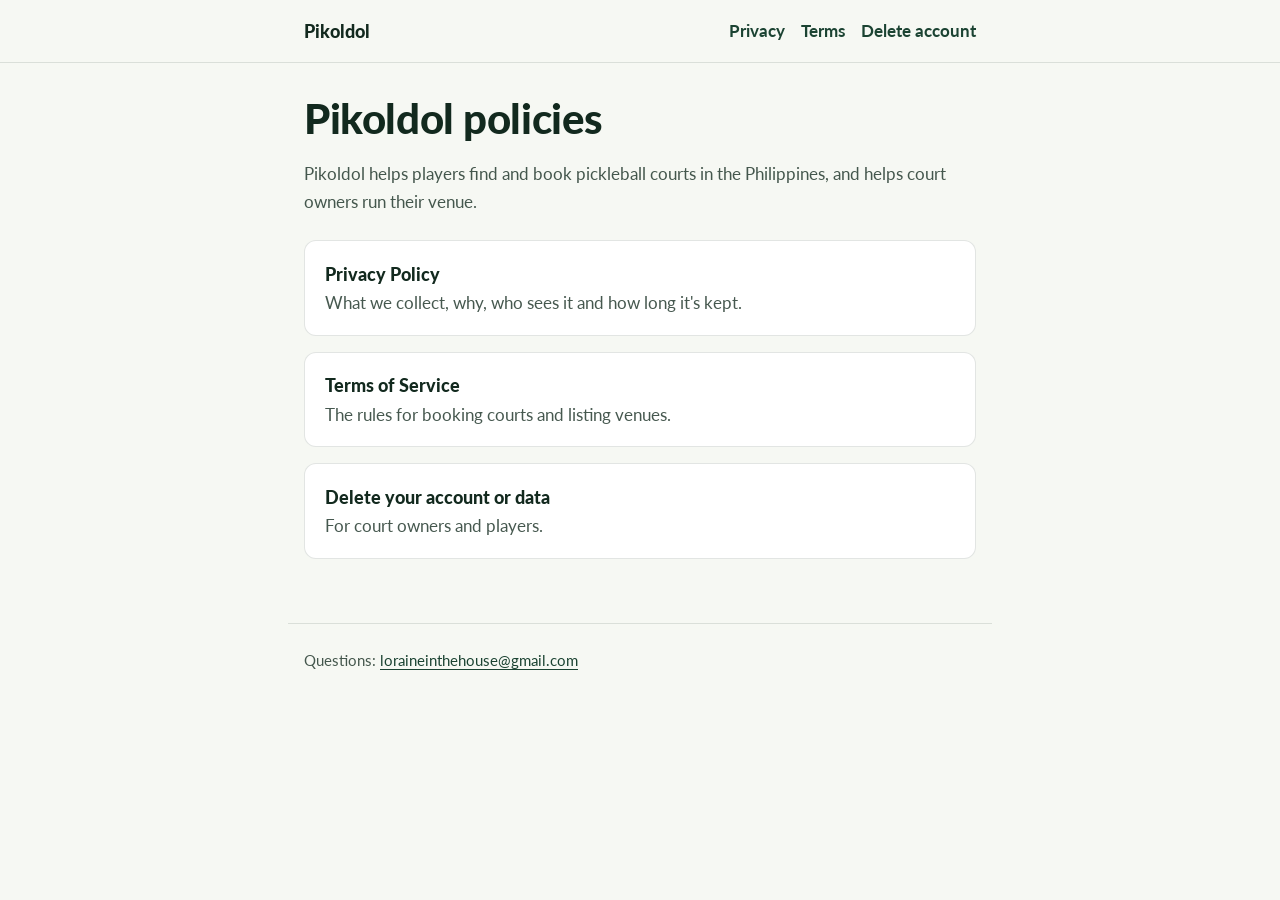
<file: index.html>
<!doctype html>
<html lang="en">
  <head>
    <meta charset="utf-8" />
    <meta name="viewport" content="width=device-width, initial-scale=1" />
    <title>Pikoldol · Policies</title>
    <meta name="description" content="Pikoldol's Privacy Policy, Terms of Service and account deletion instructions." />
    <link rel="preconnect" href="https://fonts.googleapis.com" />
    <link rel="preconnect" href="https://fonts.gstatic.com" crossorigin />
    <link href="https://fonts.googleapis.com/css2?family=Lato:wght@400;700;900&display=swap" rel="stylesheet" />
    <link rel="stylesheet" href="style.css" />
  </head>
  <body>
    <header>
      <div class="bar">
        <a class="brand" href="./">Pikoldol</a>
        <nav>
          <a href="privacy.html">Privacy</a>
          <a href="terms.html">Terms</a>
          <a href="delete-account.html">Delete account</a>
        </nav>
      </div>
    </header>

    <main>
      <h1>Pikoldol policies</h1>
      <p>
        Pikoldol helps players find and book pickleball courts in the
        Philippines, and helps court owners run their venue.
      </p>
      <div class="cards">
        <a class="card" href="privacy.html">
          <strong>Privacy Policy</strong>
          <span>What we collect, why, who sees it and how long it's kept.</span>
        </a>
        <a class="card" href="terms.html">
          <strong>Terms of Service</strong>
          <span>The rules for booking courts and listing venues.</span>
        </a>
        <a class="card" href="delete-account.html">
          <strong>Delete your account or data</strong>
          <span>For court owners and players.</span>
        </a>
      </div>
    </main>

    <footer>
      Questions: <a href="mailto:loraineinthehouse@gmail.com">loraineinthehouse@gmail.com</a>
    </footer>
  </body>
</html>
</file>
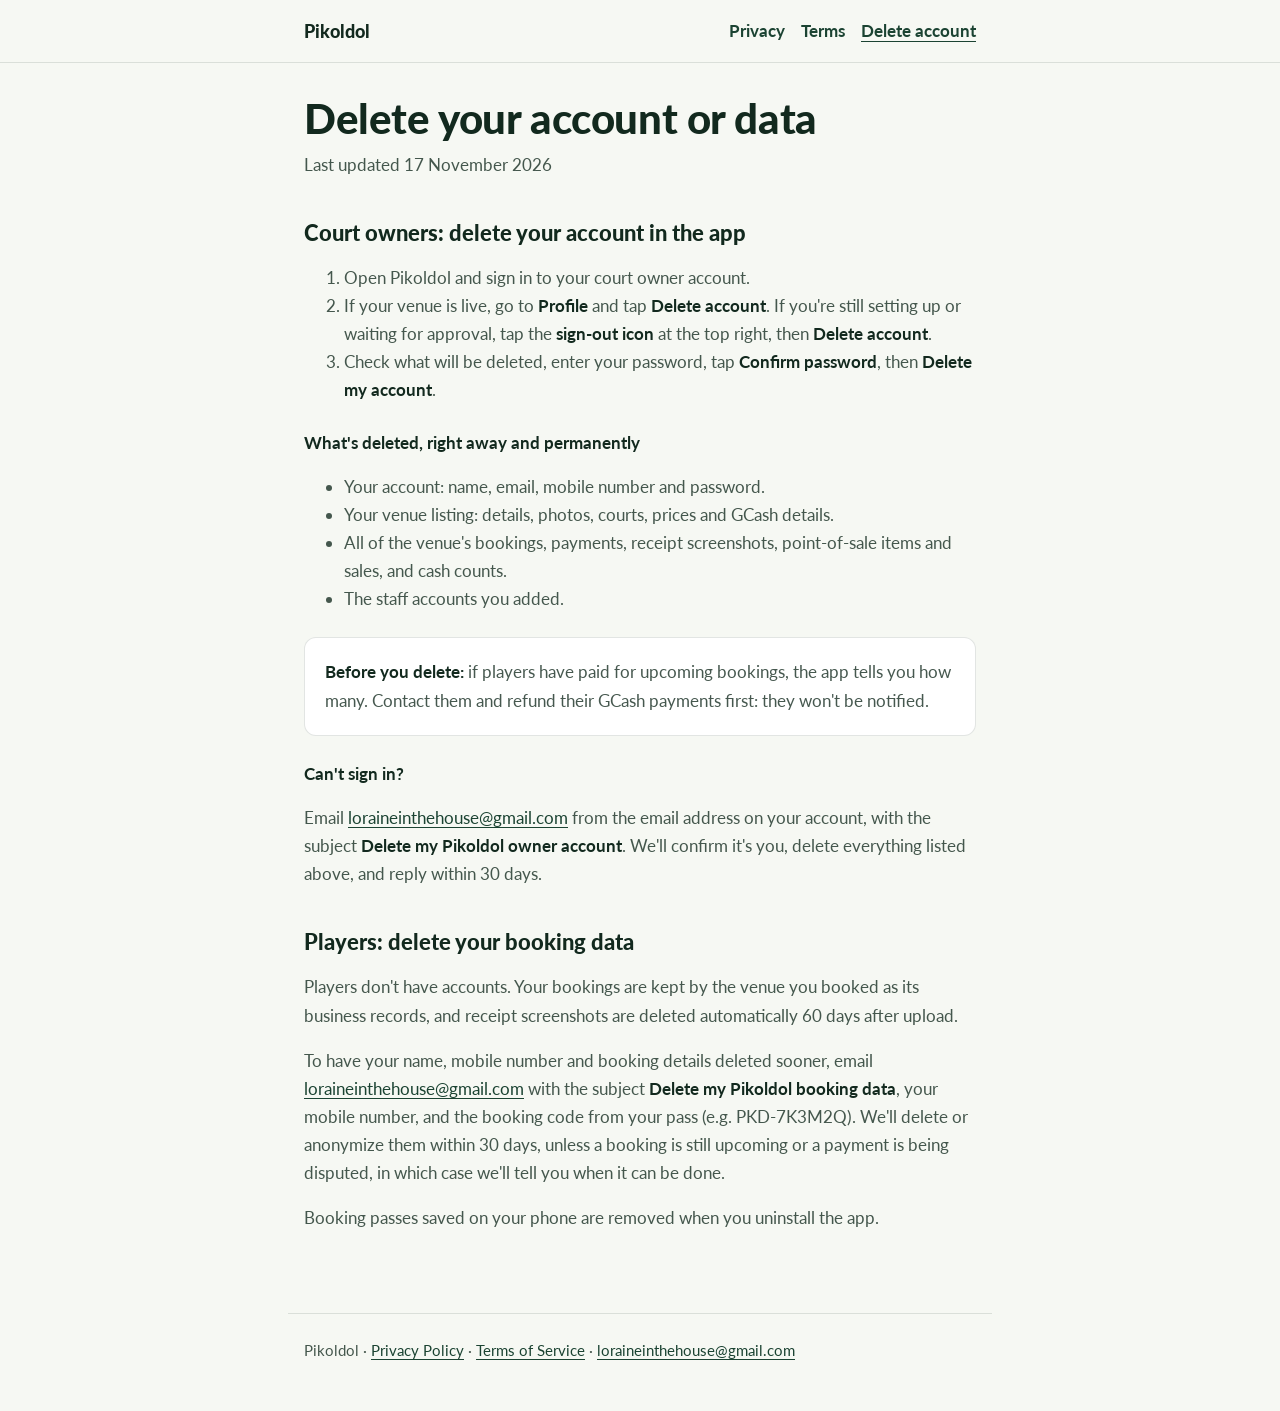
<file: delete-account.html>
<!doctype html>
<html lang="en">
  <head>
    <meta charset="utf-8" />
    <meta name="viewport" content="width=device-width, initial-scale=1" />
    <title>Delete your account or data · Pikoldol</title>
    <meta name="description" content="How to delete your Pikoldol court owner account, or ask us to delete your booking data, and what gets deleted." />
    <link rel="preconnect" href="https://fonts.googleapis.com" />
    <link rel="preconnect" href="https://fonts.gstatic.com" crossorigin />
    <link href="https://fonts.googleapis.com/css2?family=Lato:wght@400;700;900&display=swap" rel="stylesheet" />
    <link rel="stylesheet" href="style.css" />
  </head>
  <body>
    <header>
      <div class="bar">
        <a class="brand" href="./">Pikoldol</a>
        <nav>
          <a href="privacy.html">Privacy</a>
          <a href="terms.html">Terms</a>
          <a href="delete-account.html" aria-current="page">Delete account</a>
        </nav>
      </div>
    </header>

    <main>
      <h1>Delete your account or data</h1>
      <p class="updated">Last updated 17 November 2026</p>

      <h2>Court owners: delete your account in the app</h2>
      <ol>
        <li>Open Pikoldol and sign in to your court owner account.</li>
        <li>
          If your venue is live, go to <strong>Profile</strong> and tap
          <strong>Delete account</strong>. If you're still setting up or
          waiting for approval, tap the <strong>sign-out icon</strong> at
          the top right, then <strong>Delete account</strong>.
        </li>
        <li>Check what will be deleted, enter your password, tap <strong>Confirm password</strong>, then <strong>Delete my account</strong>.</li>
      </ol>

      <h3>What's deleted, right away and permanently</h3>
      <ul>
        <li>Your account: name, email, mobile number and password.</li>
        <li>Your venue listing: details, photos, courts, prices and GCash details.</li>
        <li>All of the venue's bookings, payments, receipt screenshots, point-of-sale items and sales, and cash counts.</li>
        <li>The staff accounts you added.</li>
      </ul>
      <div class="note">
        <p>
          <strong>Before you delete:</strong> if players have paid for
          upcoming bookings, the app tells you how many. Contact them and
          refund their GCash payments first: they won't be notified.
        </p>
      </div>

      <h3>Can't sign in?</h3>
      <p>
        Email <a href="mailto:loraineinthehouse@gmail.com?subject=Delete%20my%20Pikoldol%20owner%20account">loraineinthehouse@gmail.com</a>
        from the email address on your account, with the subject
        <strong>Delete my Pikoldol owner account</strong>. We'll confirm
        it's you, delete everything listed above, and reply within 30 days.
      </p>

      <h2>Players: delete your booking data</h2>
      <p>
        Players don't have accounts. Your bookings are kept by the venue
        you booked as its business records, and receipt screenshots are
        deleted automatically 60 days after upload.
      </p>
      <p>
        To have your name, mobile number and booking details deleted
        sooner, email
        <a href="mailto:loraineinthehouse@gmail.com?subject=Delete%20my%20Pikoldol%20booking%20data">loraineinthehouse@gmail.com</a>
        with the subject <strong>Delete my Pikoldol booking data</strong>,
        your mobile number, and the booking code from your pass
        (e.g. PKD-7K3M2Q). We'll delete or anonymize them within 30 days,
        unless a booking is still upcoming or a payment is being disputed,
        in which case we'll tell you when it can be done.
      </p>
      <p>
        Booking passes saved on your phone are removed when you uninstall
        the app.
      </p>
    </main>

    <footer>
      Pikoldol · <a href="privacy.html">Privacy Policy</a> ·
      <a href="terms.html">Terms of Service</a> ·
      <a href="mailto:loraineinthehouse@gmail.com">loraineinthehouse@gmail.com</a>
    </footer>
  </body>
</html>
</file>
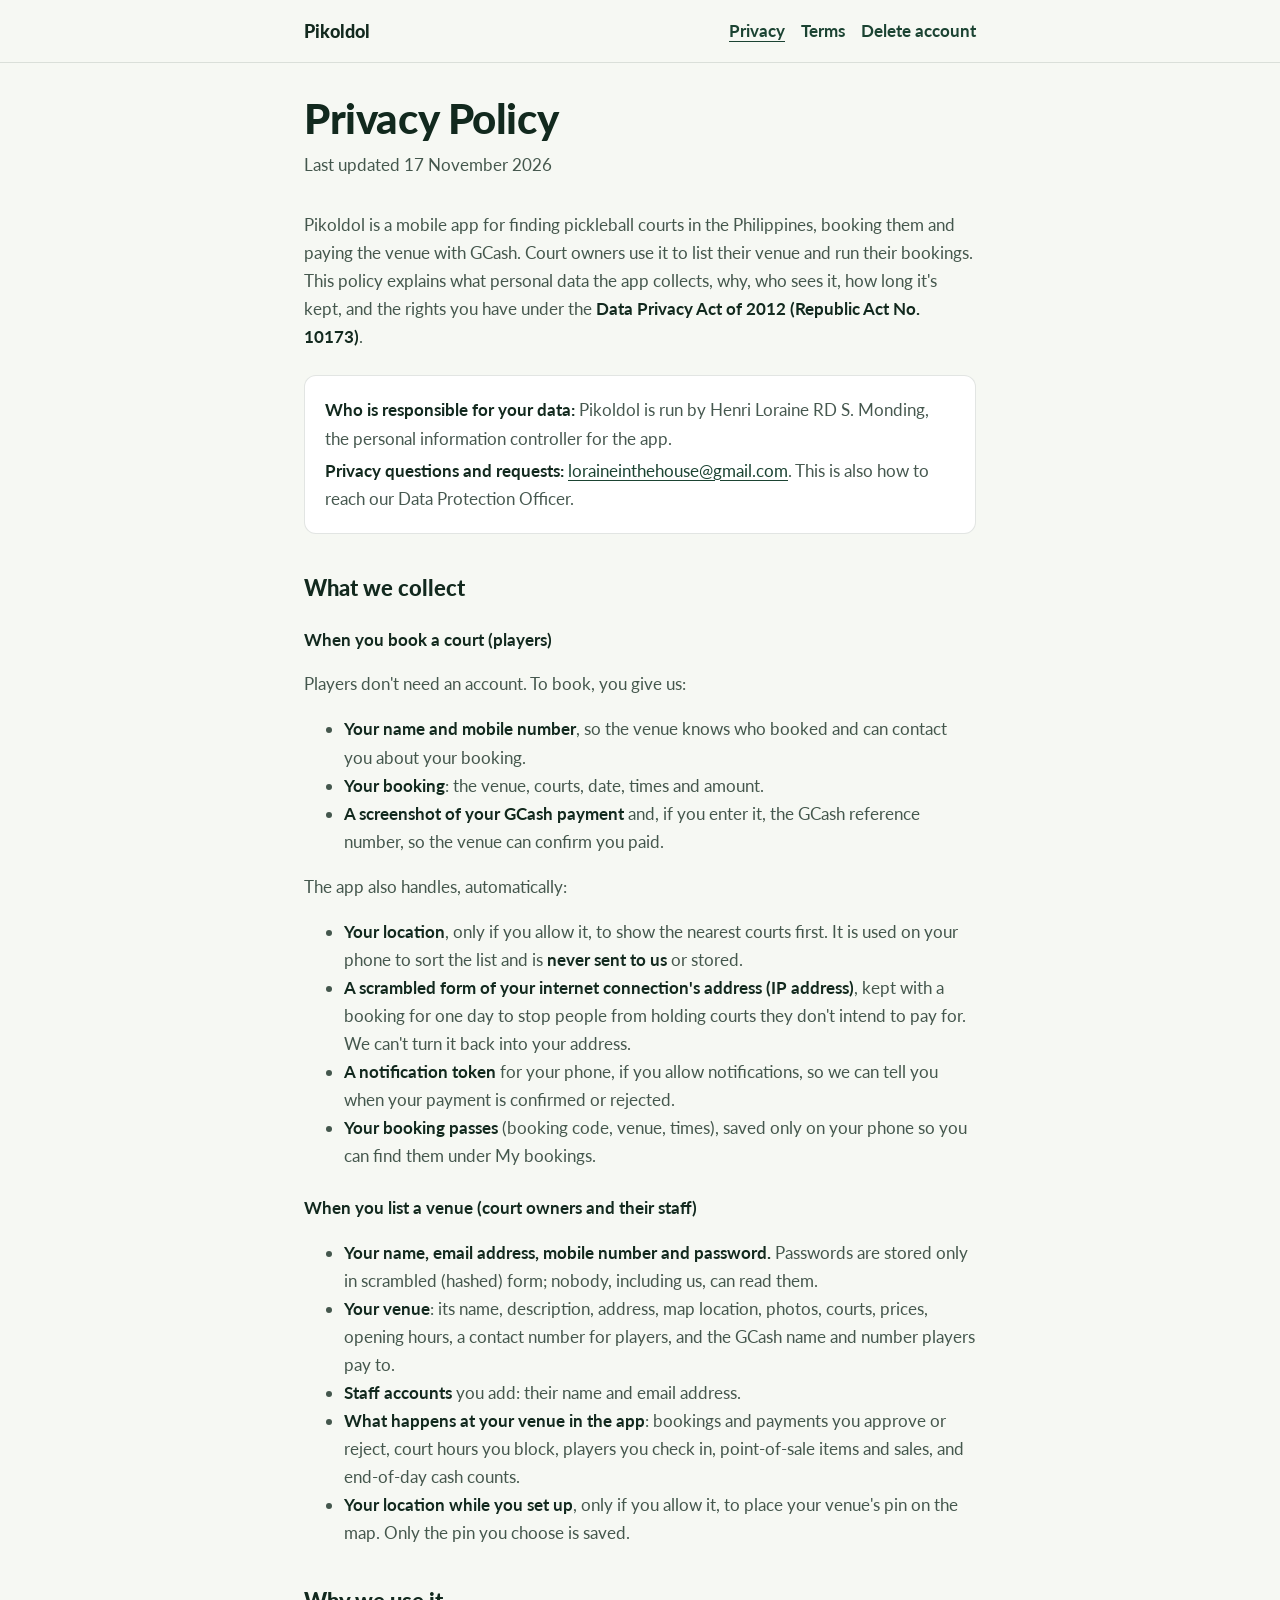
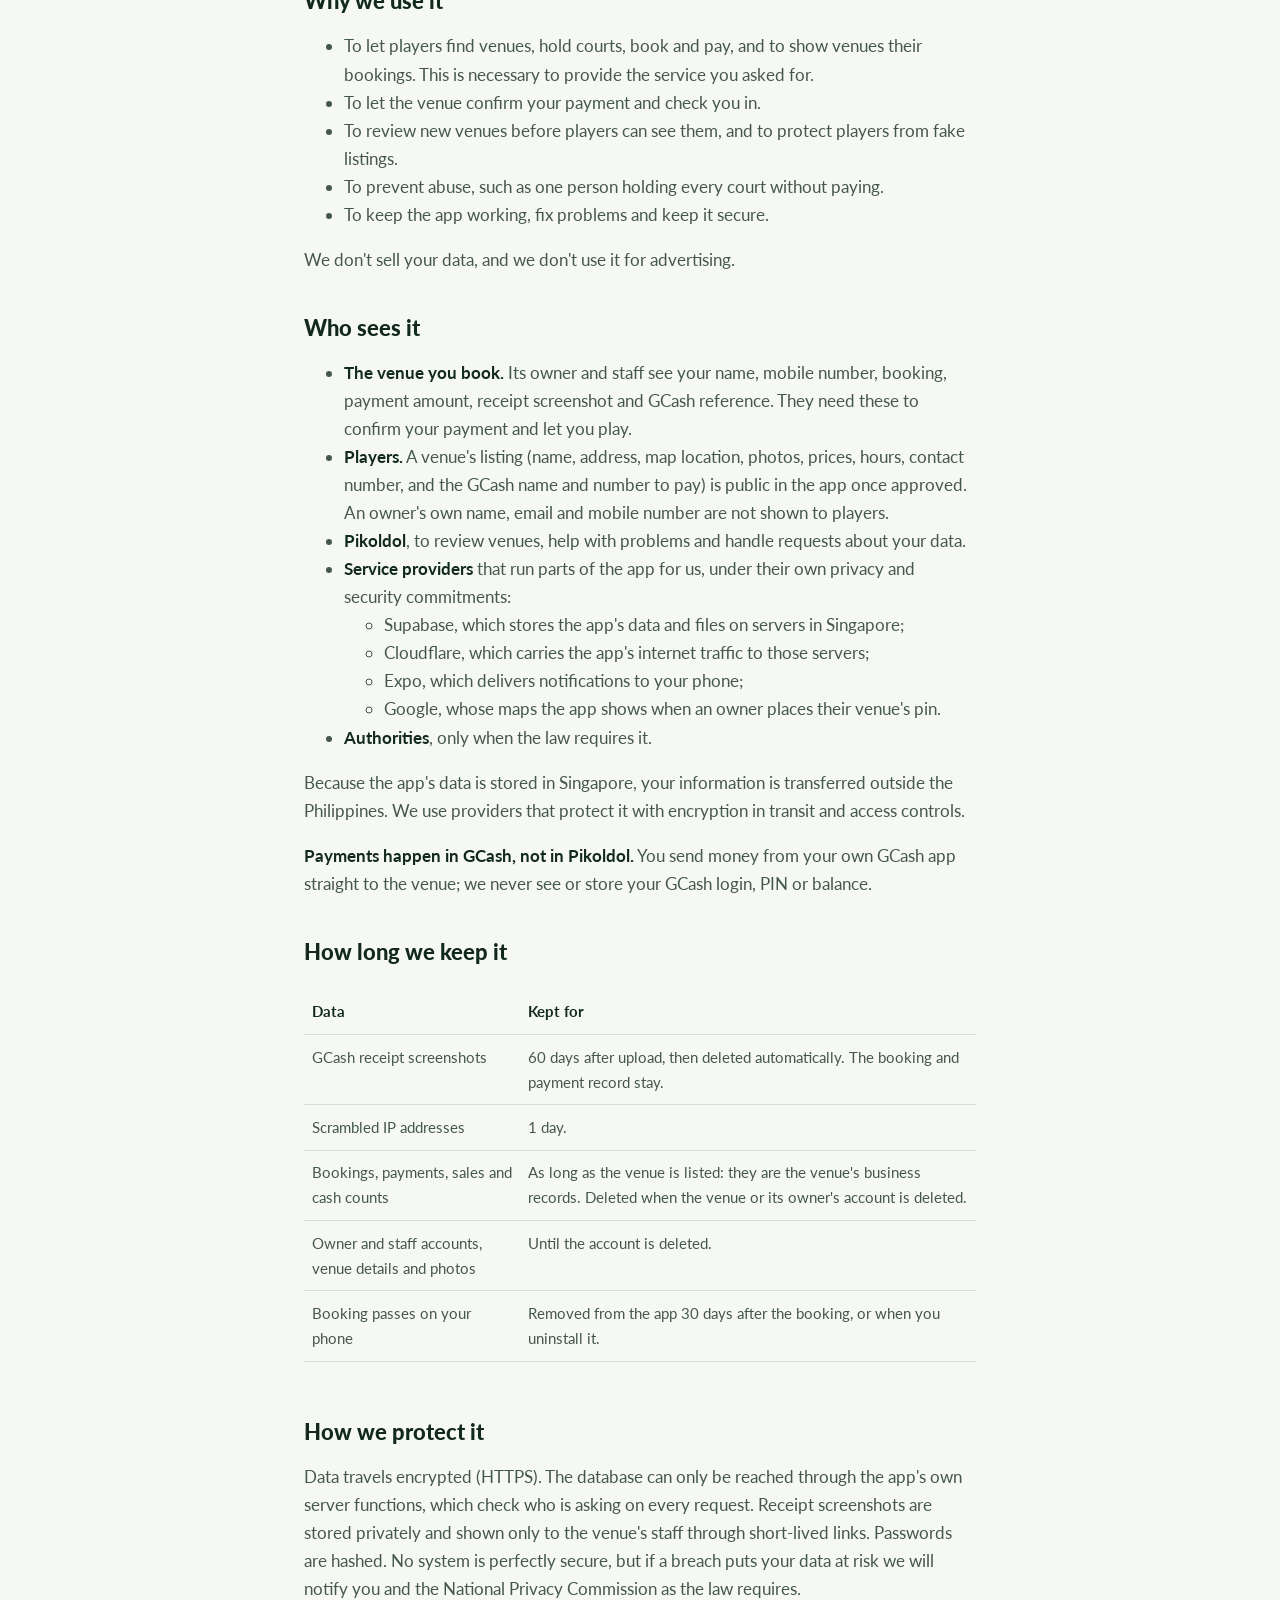
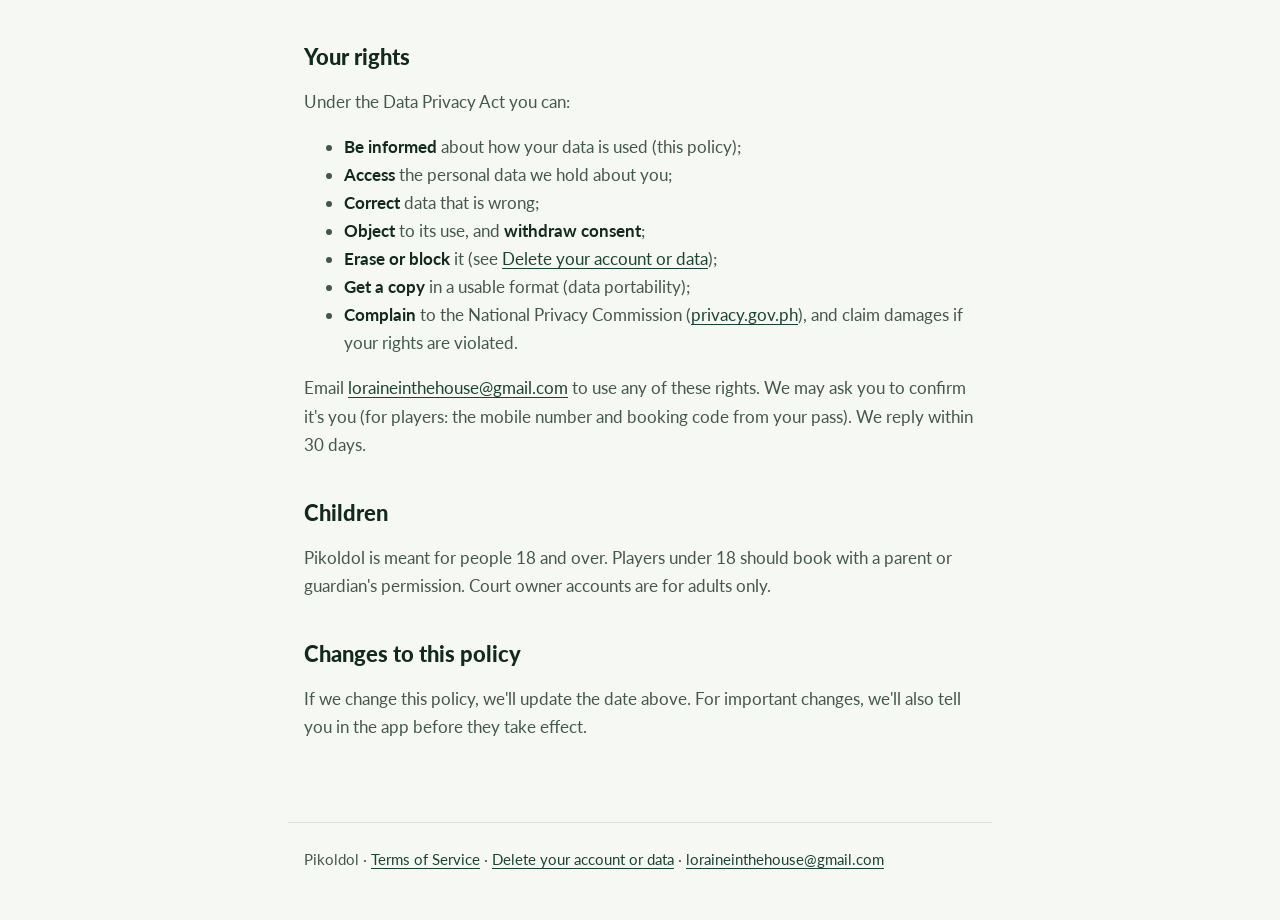
<file: privacy.html>
<!doctype html>
<html lang="en">
  <head>
    <meta charset="utf-8" />
    <meta name="viewport" content="width=device-width, initial-scale=1" />
    <title>Privacy Policy · Pikoldol</title>
    <meta name="description" content="What personal data the Pikoldol app collects, why, who sees it, how long it's kept, and your rights under the Philippine Data Privacy Act." />
    <link rel="preconnect" href="https://fonts.googleapis.com" />
    <link rel="preconnect" href="https://fonts.gstatic.com" crossorigin />
    <link href="https://fonts.googleapis.com/css2?family=Lato:wght@400;700;900&display=swap" rel="stylesheet" />
    <link rel="stylesheet" href="style.css" />
  </head>
  <body>
    <header>
      <div class="bar">
        <a class="brand" href="./">Pikoldol</a>
        <nav>
          <a href="privacy.html" aria-current="page">Privacy</a>
          <a href="terms.html">Terms</a>
          <a href="delete-account.html">Delete account</a>
        </nav>
      </div>
    </header>

    <main>
      <h1>Privacy Policy</h1>
      <p class="updated">Last updated 17 November 2026</p>

      <p>
        Pikoldol is a mobile app for finding pickleball courts in the
        Philippines, booking them and paying the venue with GCash. Court
        owners use it to list their venue and run their bookings. This policy
        explains what personal data the app collects, why, who sees it, how
        long it's kept, and the rights you have under the
        <strong>Data Privacy Act of 2012 (Republic Act No. 10173)</strong>.
      </p>

      <div class="note">
        <p>
          <strong>Who is responsible for your data:</strong> Pikoldol is run
          by Henri Loraine RD S. Monding, the personal information controller for the
          app.
        </p>
        <p>
          <strong>Privacy questions and requests:</strong>
          <a href="mailto:loraineinthehouse@gmail.com">loraineinthehouse@gmail.com</a>. This is also how to
          reach our Data Protection Officer.
        </p>
      </div>

      <h2>What we collect</h2>

      <h3>When you book a court (players)</h3>
      <p>Players don't need an account. To book, you give us:</p>
      <ul>
        <li><strong>Your name and mobile number</strong>, so the venue knows who booked and can contact you about your booking.</li>
        <li><strong>Your booking</strong>: the venue, courts, date, times and amount.</li>
        <li><strong>A screenshot of your GCash payment</strong> and, if you enter it, the GCash reference number, so the venue can confirm you paid.</li>
      </ul>
      <p>The app also handles, automatically:</p>
      <ul>
        <li><strong>Your location</strong>, only if you allow it, to show the nearest courts first. It is used on your phone to sort the list and is <strong>never sent to us</strong> or stored.</li>
        <li><strong>A scrambled form of your internet connection's address (IP address)</strong>, kept with a booking for one day to stop people from holding courts they don't intend to pay for. We can't turn it back into your address.</li>
        <li><strong>A notification token</strong> for your phone, if you allow notifications, so we can tell you when your payment is confirmed or rejected.</li>
        <li><strong>Your booking passes</strong> (booking code, venue, times), saved only on your phone so you can find them under My bookings.</li>
      </ul>

      <h3>When you list a venue (court owners and their staff)</h3>
      <ul>
        <li><strong>Your name, email address, mobile number and password.</strong> Passwords are stored only in scrambled (hashed) form; nobody, including us, can read them.</li>
        <li><strong>Your venue</strong>: its name, description, address, map location, photos, courts, prices, opening hours, a contact number for players, and the GCash name and number players pay to.</li>
        <li><strong>Staff accounts</strong> you add: their name and email address.</li>
        <li><strong>What happens at your venue in the app</strong>: bookings and payments you approve or reject, court hours you block, players you check in, point-of-sale items and sales, and end-of-day cash counts.</li>
        <li><strong>Your location while you set up</strong>, only if you allow it, to place your venue's pin on the map. Only the pin you choose is saved.</li>
      </ul>

      <h2>Why we use it</h2>
      <ul>
        <li>To let players find venues, hold courts, book and pay, and to show venues their bookings. This is necessary to provide the service you asked for.</li>
        <li>To let the venue confirm your payment and check you in.</li>
        <li>To review new venues before players can see them, and to protect players from fake listings.</li>
        <li>To prevent abuse, such as one person holding every court without paying.</li>
        <li>To keep the app working, fix problems and keep it secure.</li>
      </ul>
      <p>We don't sell your data, and we don't use it for advertising.</p>

      <h2>Who sees it</h2>
      <ul>
        <li><strong>The venue you book.</strong> Its owner and staff see your name, mobile number, booking, payment amount, receipt screenshot and GCash reference. They need these to confirm your payment and let you play.</li>
        <li><strong>Players.</strong> A venue's listing (name, address, map location, photos, prices, hours, contact number, and the GCash name and number to pay) is public in the app once approved. An owner's own name, email and mobile number are not shown to players.</li>
        <li><strong>Pikoldol</strong>, to review venues, help with problems and handle requests about your data.</li>
        <li><strong>Service providers</strong> that run parts of the app for us, under their own privacy and security commitments:
          <ul>
            <li>Supabase, which stores the app's data and files on servers in Singapore;</li>
            <li>Cloudflare, which carries the app's internet traffic to those servers;</li>
            <li>Expo, which delivers notifications to your phone;</li>
            <li>Google, whose maps the app shows when an owner places their venue's pin.</li>
          </ul>
        </li>
        <li><strong>Authorities</strong>, only when the law requires it.</li>
      </ul>
      <p>
        Because the app's data is stored in Singapore, your information is
        transferred outside the Philippines. We use providers that protect
        it with encryption in transit and access controls.
      </p>
      <p>
        <strong>Payments happen in GCash, not in Pikoldol.</strong> You send
        money from your own GCash app straight to the venue; we never see or
        store your GCash login, PIN or balance.
      </p>

      <h2>How long we keep it</h2>
      <div class="table-wrap">
        <table>
          <thead>
            <tr><th scope="col">Data</th><th scope="col">Kept for</th></tr>
          </thead>
          <tbody>
            <tr><td>GCash receipt screenshots</td><td>60 days after upload, then deleted automatically. The booking and payment record stay.</td></tr>
            <tr><td>Scrambled IP addresses</td><td>1 day.</td></tr>
            <tr><td>Bookings, payments, sales and cash counts</td><td>As long as the venue is listed: they are the venue's business records. Deleted when the venue or its owner's account is deleted.</td></tr>
            <tr><td>Owner and staff accounts, venue details and photos</td><td>Until the account is deleted.</td></tr>
            <tr><td>Booking passes on your phone</td><td>Removed from the app 30 days after the booking, or when you uninstall it.</td></tr>
          </tbody>
        </table>
      </div>

      <h2>How we protect it</h2>
      <p>
        Data travels encrypted (HTTPS). The database can only be reached
        through the app's own server functions, which check who is asking
        on every request. Receipt screenshots are stored privately and shown
        only to the venue's staff through short-lived links. Passwords are
        hashed. No system is perfectly secure, but if a breach puts your
        data at risk we will notify you and the National Privacy Commission
        as the law requires.
      </p>

      <h2>Your rights</h2>
      <p>Under the Data Privacy Act you can:</p>
      <ul>
        <li><strong>Be informed</strong> about how your data is used (this policy);</li>
        <li><strong>Access</strong> the personal data we hold about you;</li>
        <li><strong>Correct</strong> data that is wrong;</li>
        <li><strong>Object</strong> to its use, and <strong>withdraw consent</strong>;</li>
        <li><strong>Erase or block</strong> it (see <a href="delete-account.html">Delete your account or data</a>);</li>
        <li><strong>Get a copy</strong> in a usable format (data portability);</li>
        <li><strong>Complain</strong> to the National Privacy Commission (<a href="https://privacy.gov.ph">privacy.gov.ph</a>), and claim damages if your rights are violated.</li>
      </ul>
      <p>
        Email <a href="mailto:loraineinthehouse@gmail.com">loraineinthehouse@gmail.com</a> to use any of
        these rights. We may ask you to confirm it's you (for players: the
        mobile number and booking code from your pass). We reply within 30
        days.
      </p>

      <h2>Children</h2>
      <p>
        Pikoldol is meant for people 18 and over. Players under 18 should
        book with a parent or guardian's permission. Court owner accounts
        are for adults only.
      </p>

      <h2>Changes to this policy</h2>
      <p>
        If we change this policy, we'll update the date above. For
        important changes, we'll also tell you in the app before they take
        effect.
      </p>
    </main>

    <footer>
      Pikoldol · <a href="terms.html">Terms of Service</a> ·
      <a href="delete-account.html">Delete your account or data</a> ·
      <a href="mailto:loraineinthehouse@gmail.com">loraineinthehouse@gmail.com</a>
    </footer>
  </body>
</html>
</file>
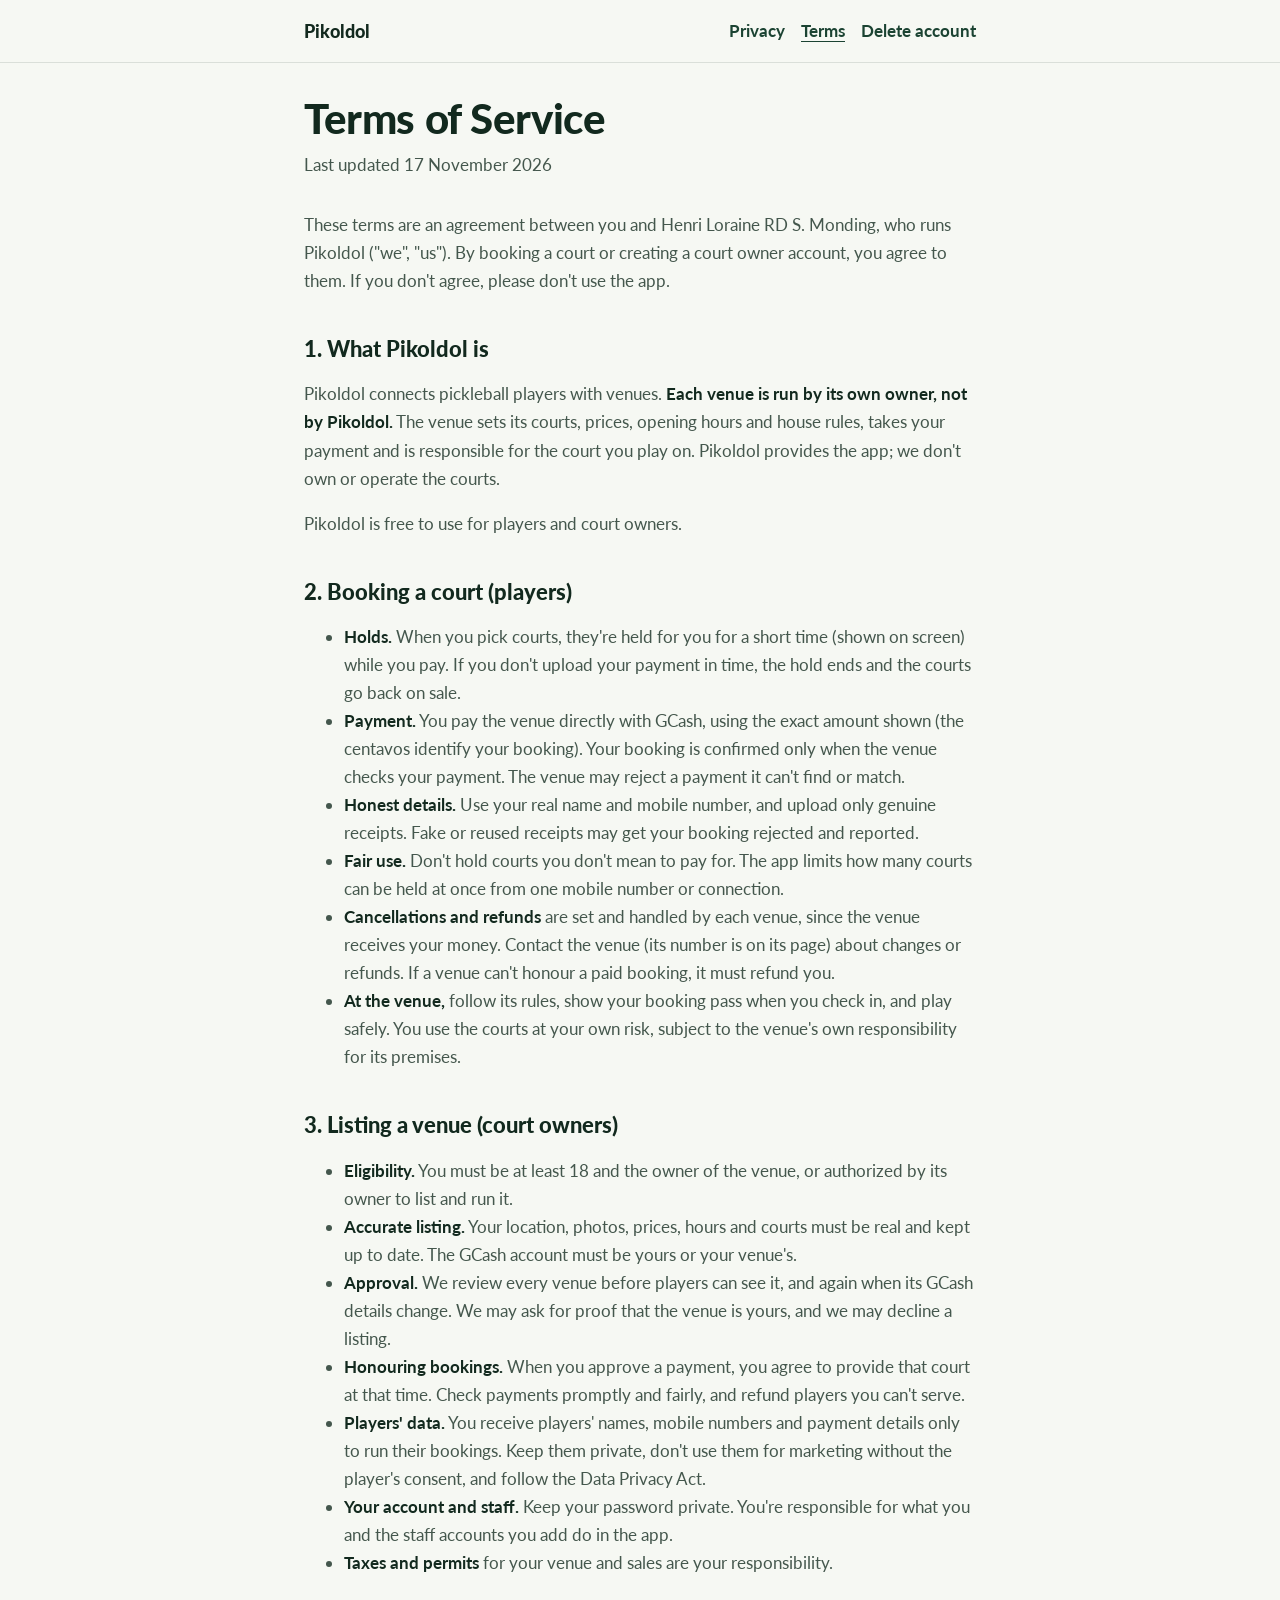
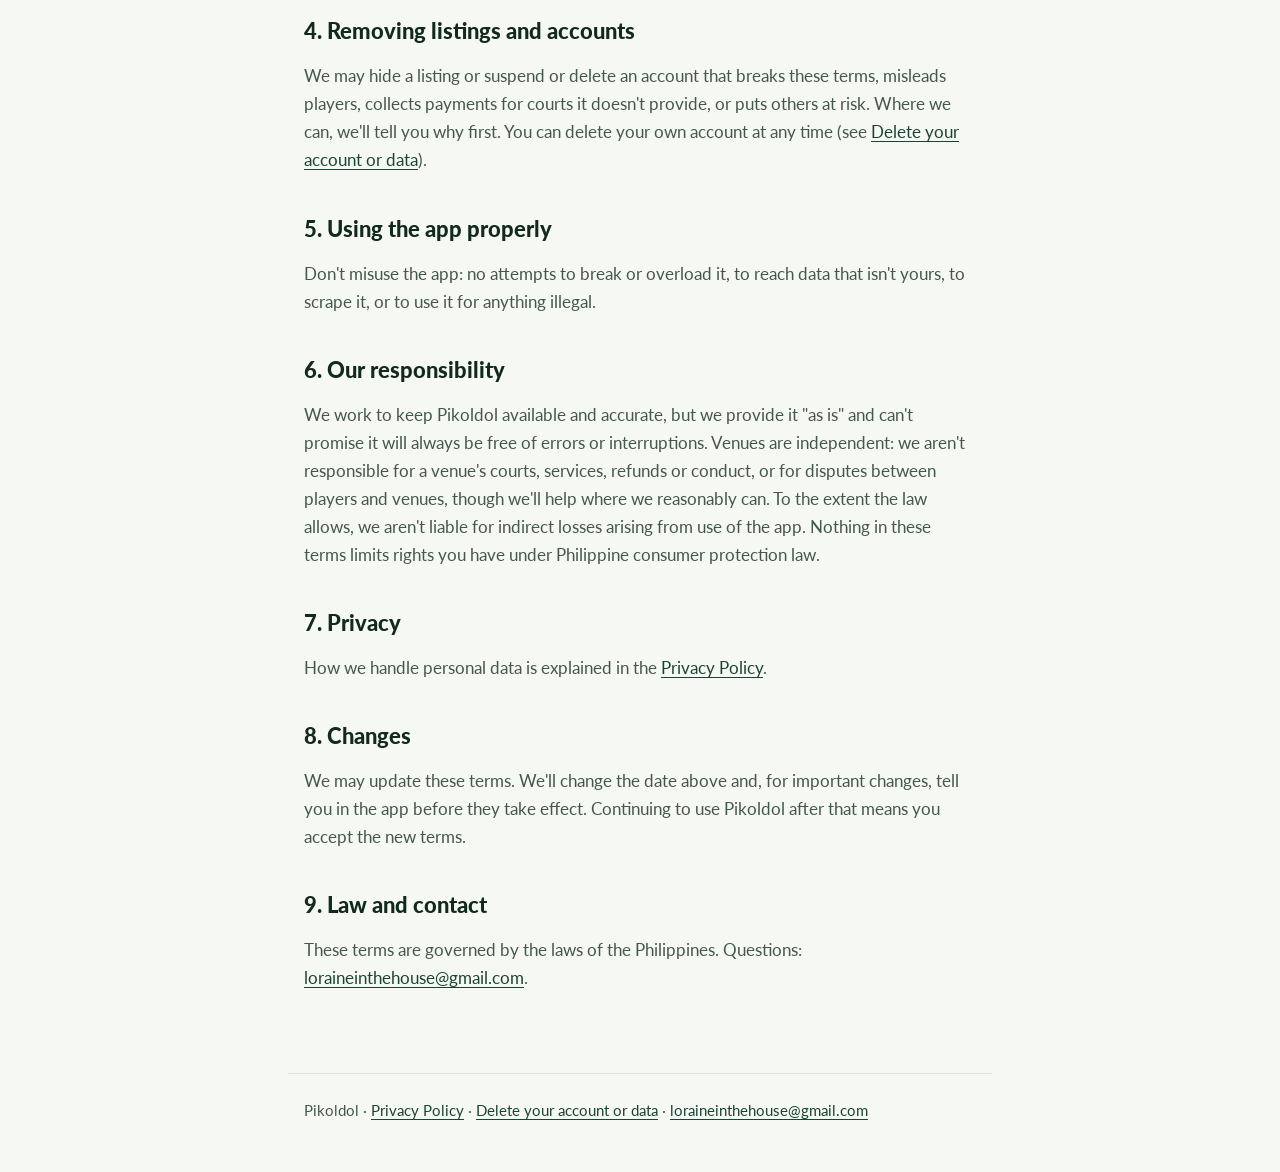
<file: terms.html>
<!doctype html>
<html lang="en">
  <head>
    <meta charset="utf-8" />
    <meta name="viewport" content="width=device-width, initial-scale=1" />
    <title>Terms of Service · Pikoldol</title>
    <meta name="description" content="The rules for booking courts and listing venues on Pikoldol." />
    <link rel="preconnect" href="https://fonts.googleapis.com" />
    <link rel="preconnect" href="https://fonts.gstatic.com" crossorigin />
    <link href="https://fonts.googleapis.com/css2?family=Lato:wght@400;700;900&display=swap" rel="stylesheet" />
    <link rel="stylesheet" href="style.css" />
  </head>
  <body>
    <header>
      <div class="bar">
        <a class="brand" href="./">Pikoldol</a>
        <nav>
          <a href="privacy.html">Privacy</a>
          <a href="terms.html" aria-current="page">Terms</a>
          <a href="delete-account.html">Delete account</a>
        </nav>
      </div>
    </header>

    <main>
      <h1>Terms of Service</h1>
      <p class="updated">Last updated 17 November 2026</p>

      <p>
        These terms are an agreement between you and Henri Loraine RD S. Monding, who
        runs Pikoldol ("we", "us"). By booking a court or creating a court
        owner account, you agree to them. If you don't agree, please don't
        use the app.
      </p>

      <h2>1. What Pikoldol is</h2>
      <p>
        Pikoldol connects pickleball players with venues. <strong>Each venue
        is run by its own owner, not by Pikoldol.</strong> The venue sets its
        courts, prices, opening hours and house rules, takes your payment and
        is responsible for the court you play on. Pikoldol provides the app;
        we don't own or operate the courts.
      </p>
      <p>Pikoldol is free to use for players and court owners.</p>

      <h2>2. Booking a court (players)</h2>
      <ul>
        <li><strong>Holds.</strong> When you pick courts, they're held for you for a short time (shown on screen) while you pay. If you don't upload your payment in time, the hold ends and the courts go back on sale.</li>
        <li><strong>Payment.</strong> You pay the venue directly with GCash, using the exact amount shown (the centavos identify your booking). Your booking is confirmed only when the venue checks your payment. The venue may reject a payment it can't find or match.</li>
        <li><strong>Honest details.</strong> Use your real name and mobile number, and upload only genuine receipts. Fake or reused receipts may get your booking rejected and reported.</li>
        <li><strong>Fair use.</strong> Don't hold courts you don't mean to pay for. The app limits how many courts can be held at once from one mobile number or connection.</li>
        <li><strong>Cancellations and refunds</strong> are set and handled by each venue, since the venue receives your money. Contact the venue (its number is on its page) about changes or refunds. If a venue can't honour a paid booking, it must refund you.</li>
        <li><strong>At the venue,</strong> follow its rules, show your booking pass when you check in, and play safely. You use the courts at your own risk, subject to the venue's own responsibility for its premises.</li>
      </ul>

      <h2>3. Listing a venue (court owners)</h2>
      <ul>
        <li><strong>Eligibility.</strong> You must be at least 18 and the owner of the venue, or authorized by its owner to list and run it.</li>
        <li><strong>Accurate listing.</strong> Your location, photos, prices, hours and courts must be real and kept up to date. The GCash account must be yours or your venue's.</li>
        <li><strong>Approval.</strong> We review every venue before players can see it, and again when its GCash details change. We may ask for proof that the venue is yours, and we may decline a listing.</li>
        <li><strong>Honouring bookings.</strong> When you approve a payment, you agree to provide that court at that time. Check payments promptly and fairly, and refund players you can't serve.</li>
        <li><strong>Players' data.</strong> You receive players' names, mobile numbers and payment details only to run their bookings. Keep them private, don't use them for marketing without the player's consent, and follow the Data Privacy Act.</li>
        <li><strong>Your account and staff.</strong> Keep your password private. You're responsible for what you and the staff accounts you add do in the app.</li>
        <li><strong>Taxes and permits</strong> for your venue and sales are your responsibility.</li>
      </ul>

      <h2>4. Removing listings and accounts</h2>
      <p>
        We may hide a listing or suspend or delete an account that breaks
        these terms, misleads players, collects payments for courts it
        doesn't provide, or puts others at risk. Where we can, we'll tell you
        why first. You can delete your own account at any time (see
        <a href="delete-account.html">Delete your account or data</a>).
      </p>

      <h2>5. Using the app properly</h2>
      <p>
        Don't misuse the app: no attempts to break or overload it, to reach
        data that isn't yours, to scrape it, or to use it for anything
        illegal.
      </p>

      <h2>6. Our responsibility</h2>
      <p>
        We work to keep Pikoldol available and accurate, but we provide it
        "as is" and can't promise it will always be free of errors or
        interruptions. Venues are independent: we aren't responsible for a
        venue's courts, services, refunds or conduct, or for disputes between
        players and venues, though we'll help where we reasonably can. To the
        extent the law allows, we aren't liable for indirect losses arising
        from use of the app. Nothing in these terms limits rights you have
        under Philippine consumer protection law.
      </p>

      <h2>7. Privacy</h2>
      <p>
        How we handle personal data is explained in the
        <a href="privacy.html">Privacy Policy</a>.
      </p>

      <h2>8. Changes</h2>
      <p>
        We may update these terms. We'll change the date above and, for
        important changes, tell you in the app before they take effect.
        Continuing to use Pikoldol after that means you accept the new terms.
      </p>

      <h2>9. Law and contact</h2>
      <p>
        These terms are governed by the laws of the Philippines. Questions:
        <a href="mailto:loraineinthehouse@gmail.com">loraineinthehouse@gmail.com</a>.
      </p>
    </main>

    <footer>
      Pikoldol · <a href="privacy.html">Privacy Policy</a> ·
      <a href="delete-account.html">Delete your account or data</a> ·
      <a href="mailto:loraineinthehouse@gmail.com">loraineinthehouse@gmail.com</a>
    </footer>
  </body>
</html>
</file>
<file: style.css>
:root {
  --primary: #1b4332;
  --optic: #d8ed3c;
  --surface: #f6f8f3;
  --booked: #e9ede8;
  --ink: #12291e;
  --ink-soft: rgba(18, 41, 30, 0.78);
  --line: rgba(18, 41, 30, 0.12);
  --card: #ffffff;
}

@media (prefers-color-scheme: dark) {
  :root {
    --primary: #b7d7c4;
    --surface: #0f1d16;
    --booked: #1a2a21;
    --ink: #e6efe9;
    --ink-soft: rgba(230, 239, 233, 0.8);
    --line: rgba(230, 239, 233, 0.16);
    --card: #15251c;
  }
}

* {
  box-sizing: border-box;
}

body {
  margin: 0;
  background: var(--surface);
  color: var(--ink);
  font-family: "Lato", system-ui, -apple-system, "Segoe UI", sans-serif;
  font-size: 17px;
  line-height: 1.65;
}

::selection {
  background: var(--optic);
  color: #12291e;
}

header {
  border-bottom: 1px solid var(--line);
}

.bar {
  max-width: 44rem;
  margin: 0 auto;
  padding: 1rem;
  display: flex;
  align-items: center;
  justify-content: space-between;
  gap: 1rem;
  flex-wrap: wrap;
}

.brand {
  font-weight: 900;
  color: var(--ink);
  text-decoration: none;
  font-size: 1.15rem;
}

nav {
  display: flex;
  gap: 1rem;
  flex-wrap: wrap;
}

nav a {
  color: var(--primary);
  font-weight: 700;
  text-decoration: none;
}

nav a[aria-current="page"] {
  text-decoration: underline;
  text-underline-offset: 0.25em;
}

main {
  max-width: 44rem;
  margin: 0 auto;
  padding: 2rem 1rem 4rem;
}

h1 {
  font-weight: 900;
  font-size: clamp(2rem, 6vw, 2.6rem);
  line-height: 1.15;
  letter-spacing: -0.01em;
  margin: 0 0 0.5rem;
}

h2 {
  font-weight: 900;
  font-size: 1.35rem;
  line-height: 1.3;
  margin: 2.5rem 0 0.5rem;
}

h3 {
  font-weight: 700;
  font-size: 1.05rem;
  margin: 1.5rem 0 0.25rem;
}

p,
li {
  color: var(--ink-soft);
}

strong {
  color: var(--ink);
}

a {
  color: var(--primary);
  text-underline-offset: 0.2em;
}

.updated {
  color: var(--ink-soft);
  margin: 0 0 2rem;
}

.note {
  background: var(--card);
  border: 1px solid var(--line);
  border-radius: 12px;
  padding: 1rem 1.25rem;
  margin: 1.5rem 0;
}

.note p {
  margin: 0.25rem 0;
}

table {
  width: 100%;
  border-collapse: collapse;
  margin: 1rem 0;
  font-size: 0.95rem;
}

th,
td {
  text-align: left;
  vertical-align: top;
  padding: 0.6rem 0.5rem;
  border-bottom: 1px solid var(--line);
}

th {
  font-weight: 700;
  color: var(--ink);
}

td {
  color: var(--ink-soft);
}

.table-wrap {
  overflow-x: auto;
}

.cards {
  display: grid;
  gap: 1rem;
  margin-top: 1.5rem;
}

.card {
  display: block;
  background: var(--card);
  border: 1px solid var(--line);
  border-radius: 12px;
  padding: 1.1rem 1.25rem;
  text-decoration: none;
}

.card strong {
  display: block;
  font-size: 1.15rem;
  font-weight: 900;
}

.card span {
  color: var(--ink-soft);
}

footer {
  border-top: 1px solid var(--line);
  max-width: 44rem;
  margin: 0 auto;
  padding: 1.5rem 1rem 3rem;
  color: var(--ink-soft);
  font-size: 0.95rem;
}

a:focus-visible,
.card:focus-visible {
  outline: 3px solid var(--optic);
  outline-offset: 3px;
  border-radius: 4px;
}
</file>
